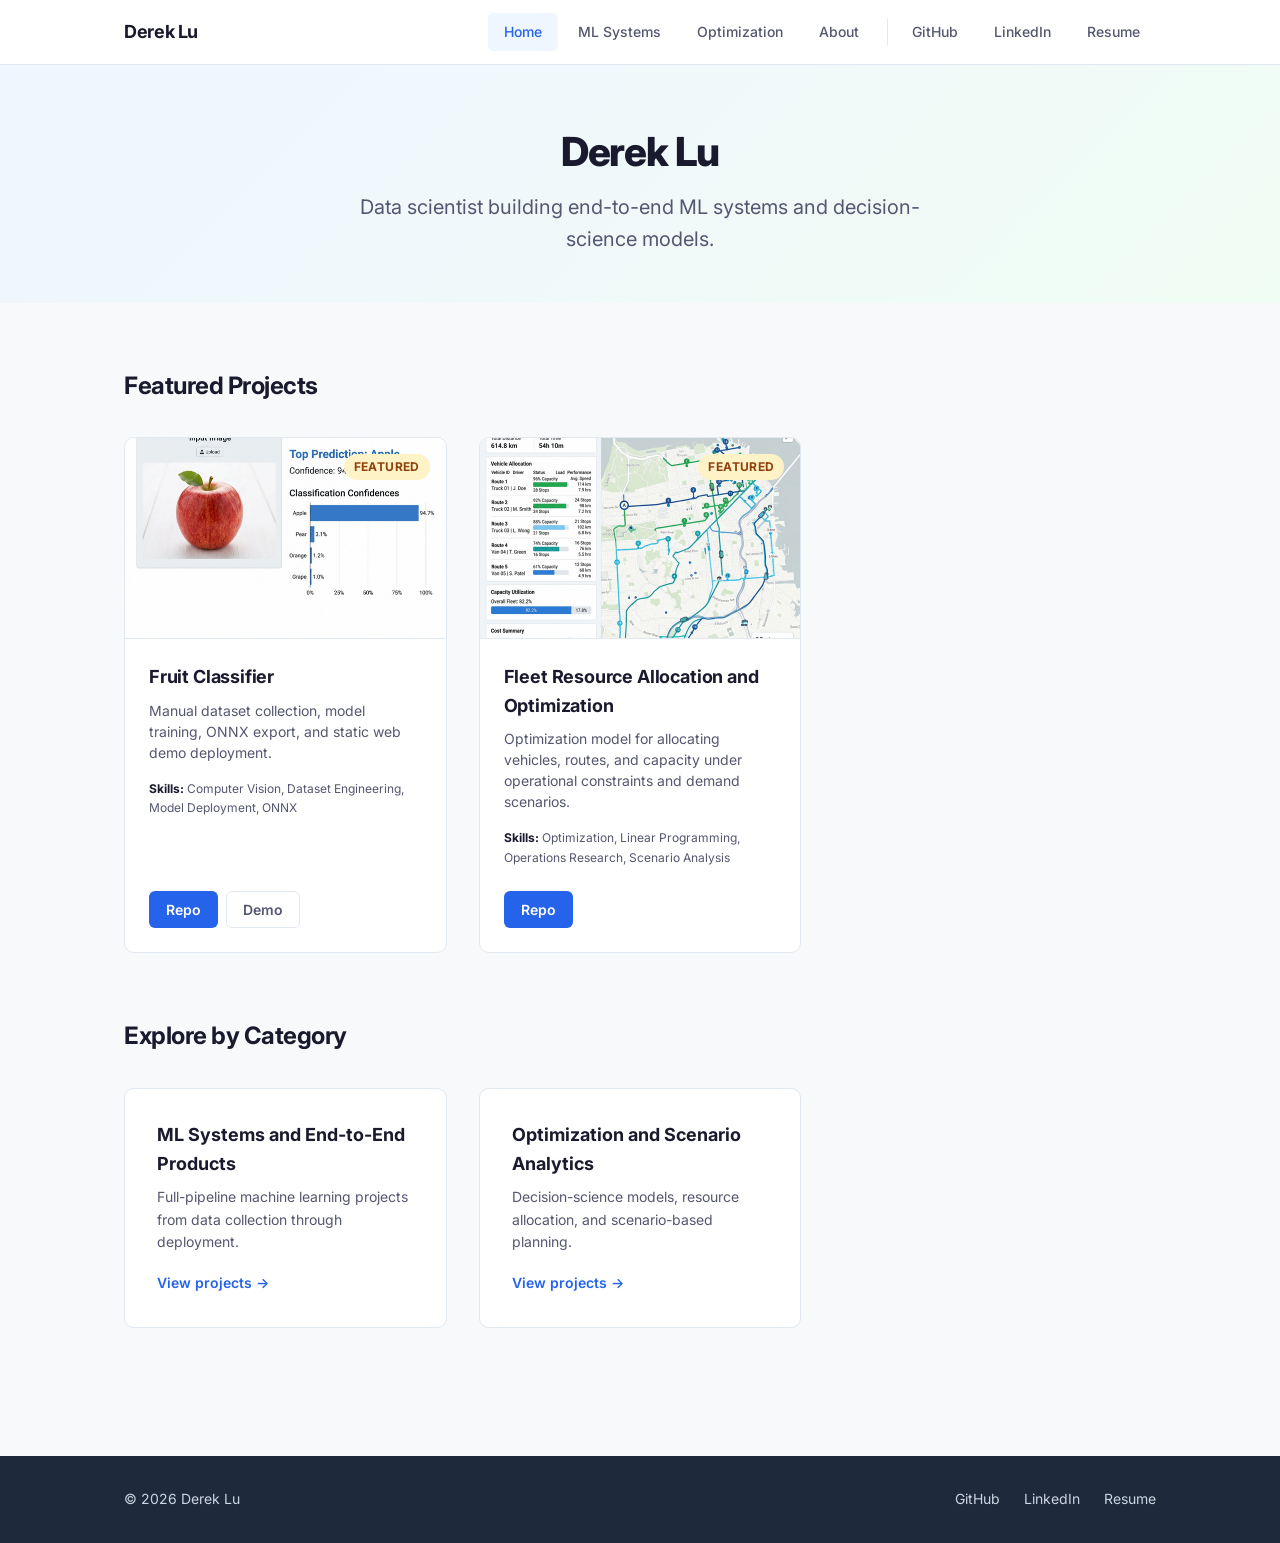
<file: index.html>
<!DOCTYPE html>
<html lang="en">
<head>
  <meta charset="UTF-8">
  <meta name="viewport" content="width=device-width, initial-scale=1.0">
  <meta name="description" content="Derek Lu - Data scientist building end-to-end ML systems and decision-science models.">
  <title>Derek Lu | ML Portfolio</title>
  <link rel="stylesheet" href="assets/css/style.css">
  <link rel="preconnect" href="https://fonts.googleapis.com">
  <link rel="preconnect" href="https://fonts.gstatic.com" crossorigin>
  <link href="https://fonts.googleapis.com/css2?family=Inter:wght@400;500;600;700;800&display=swap" rel="stylesheet">
</head>
<body>

  <!-- ===== Header Nav ===== -->
  <header class="site-header">
    <nav class="container nav-inner" aria-label="Main navigation">
      <a href="index.html" class="nav-brand">Derek Lu</a>
      <button class="nav-toggle" aria-label="Toggle navigation" onclick="document.querySelector('.nav-links').classList.toggle('open')">&#9776;</button>
      <div class="nav-links">
        <a href="index.html" aria-current="page">Home</a>
        <a href="ml-systems.html">ML Systems</a>
        <a href="optimization.html">Optimization</a>
        <a href="about.html">About</a>
        <span class="nav-external">
          <a href="https://github.com/derekklue" target="_blank" rel="noopener noreferrer">GitHub</a>
          <a href="https://www.linkedin.com/in/derekblu" target="_blank" rel="noopener noreferrer">LinkedIn</a>
          <a href="https://derekklue.github.io/live_resume_page/" target="_blank" rel="noopener noreferrer">Resume</a>
        </span>
      </div>
    </nav>
  </header>

  <main>
    <!-- ===== Hero ===== -->
    <section class="hero">
      <div class="container">
        <h1>Derek Lu</h1>
        <p>Data scientist building end-to-end ML systems and decision-science models.</p>
      </div>
    </section>

    <!-- ===== Featured Projects ===== -->
    <section class="page-section">
      <div class="container">
        <h2 class="section-title">Featured Projects</h2>

        <div class="card-grid">
          <!-- Fruit Classifier -->
          <article class="card">
            <span class="badge-featured">Featured</span>
            <img
              src="assets/images/fruit-classifier.png"
              alt="Screenshot of the Fruit Classifier web demo showing image classification results"
              class="card-image"
            >
            <div class="card-body">
              <h3 class="card-title">Fruit Classifier</h3>
              <p class="card-summary">Manual dataset collection, model training, ONNX export, and static web demo deployment.</p>
              <p class="card-skills"><strong>Skills:</strong> Computer Vision, Dataset Engineering, Model Deployment, ONNX</p>
              <div class="card-actions">
                <a href="https://github.com/derekklue/fruit-classifier-cnn" class="btn btn-primary" target="_blank" rel="noopener noreferrer">Repo</a>
                <a href="https://derekklue.github.io/fruit-classifier-cnn/" class="btn btn-outline" target="_blank" rel="noopener noreferrer">Demo</a>
              </div>
            </div>
          </article>

          <!-- Fleet Resource Allocation -->
          <article class="card">
            <span class="badge-featured">Featured</span>
            <img
              src="assets/images/fleet-optimization.png"
              alt="Screenshot of the Fleet Resource Allocation optimization dashboard"
              class="card-image"
            >
            <div class="card-body">
              <h3 class="card-title">Fleet Resource Allocation and Optimization</h3>
              <p class="card-summary">Optimization model for allocating vehicles, routes, and capacity under operational constraints and demand scenarios.</p>
              <p class="card-skills"><strong>Skills:</strong> Optimization, Linear Programming, Operations Research, Scenario Analysis</p>
              <div class="card-actions">
                <a href="https://github.com/derekklue/fleet-route-optimization" class="btn btn-primary" target="_blank" rel="noopener noreferrer">Repo</a>
              </div>
            </div>
          </article>
        </div>
      </div>
    </section>

    <!-- ===== Categories ===== -->
    <section class="page-section" style="padding-top: 0;">
      <div class="container">
        <h2 class="section-title">Explore by Category</h2>

        <div class="category-grid">
          <a href="ml-systems.html" class="category-card">
            <h3>ML Systems and End-to-End Products</h3>
            <p>Full-pipeline machine learning projects from data collection through deployment.</p>
            <span class="link-text">View projects &rarr;</span>
          </a>

          <a href="optimization.html" class="category-card">
            <h3>Optimization and Scenario Analytics</h3>
            <p>Decision-science models, resource allocation, and scenario-based planning.</p>
            <span class="link-text">View projects &rarr;</span>
          </a>
        </div>
      </div>
    </section>
  </main>

  <!-- ===== Footer ===== -->
  <footer class="site-footer">
    <div class="container footer-inner">
      <p>&copy; 2026 Derek Lu</p>
      <div class="footer-links">
        <a href="https://github.com/derekklue" target="_blank" rel="noopener noreferrer">GitHub</a>
        <a href="https://www.linkedin.com/in/derekblu" target="_blank" rel="noopener noreferrer">LinkedIn</a>
        <a href="https://derekklue.github.io/live_resume_page/" target="_blank" rel="noopener noreferrer">Resume</a>
      </div>
    </div>
  </footer>

</body>
</html>
</file>
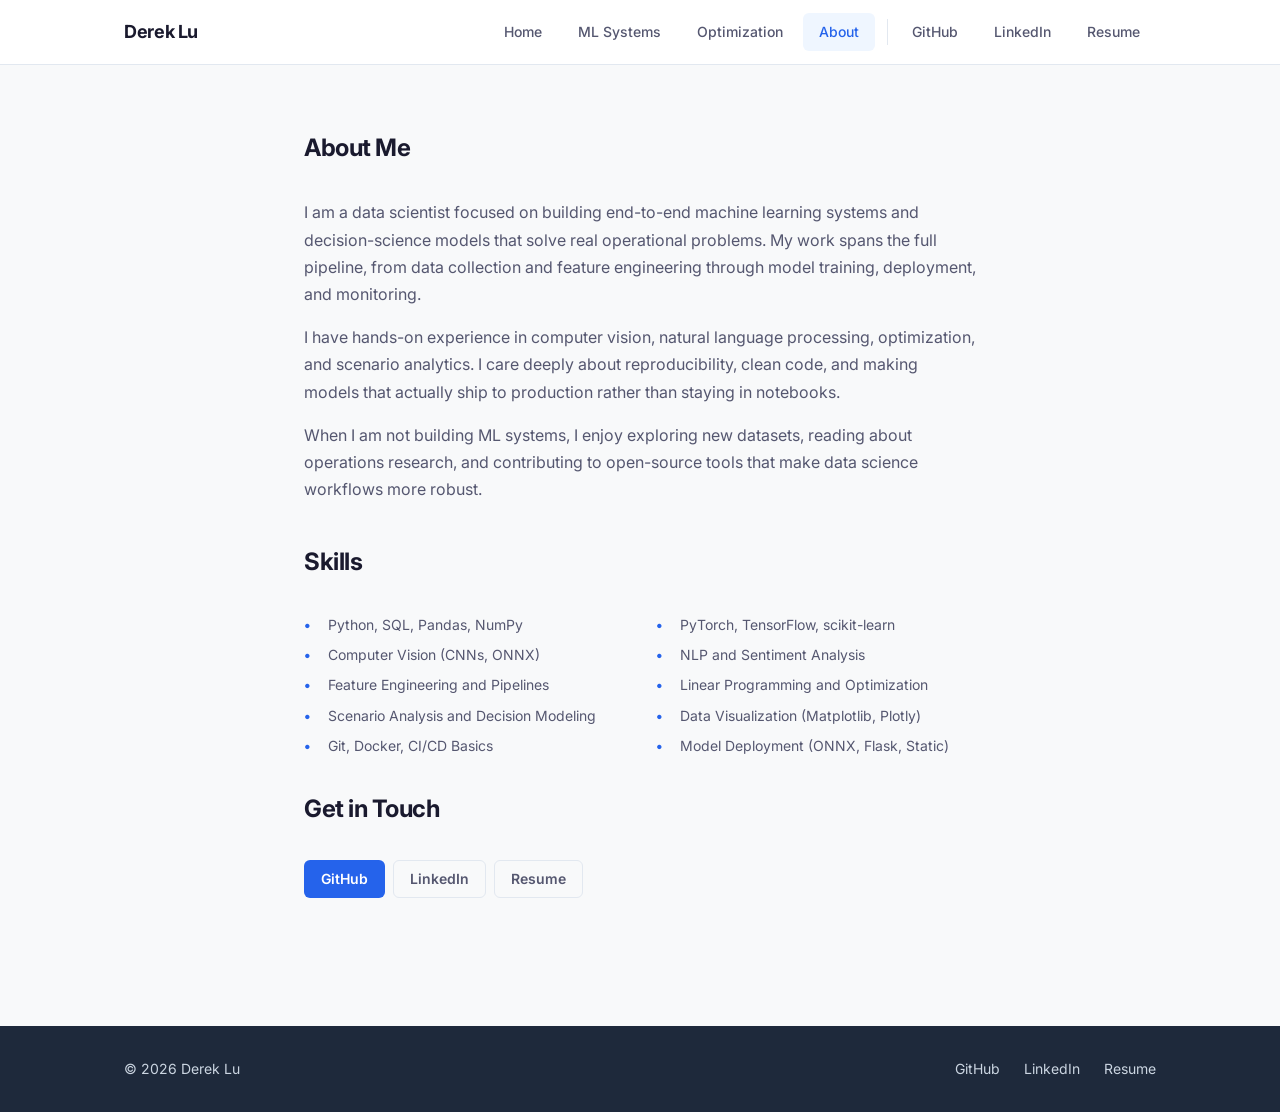
<file: about.html>
<!DOCTYPE html>
<html lang="en">

<head>
    <meta charset="UTF-8">
    <meta name="viewport" content="width=device-width, initial-scale=1.0">
    <meta name="description" content="About Derek Lu - Data scientist specializing in ML systems and optimization.">
    <title>About | Derek Lu</title>
    <link rel="stylesheet" href="assets/css/style.css">
    <link rel="preconnect" href="https://fonts.googleapis.com">
    <link rel="preconnect" href="https://fonts.gstatic.com" crossorigin>
    <link href="https://fonts.googleapis.com/css2?family=Inter:wght@400;500;600;700;800&display=swap" rel="stylesheet">
</head>

<body>

    <!-- ===== Header Nav ===== -->
    <header class="site-header">
        <nav class="container nav-inner" aria-label="Main navigation">
            <a href="index.html" class="nav-brand">Derek Lu</a>
            <button class="nav-toggle" aria-label="Toggle navigation"
                onclick="document.querySelector('.nav-links').classList.toggle('open')">&#9776;</button>
            <div class="nav-links">
                <a href="index.html">Home</a>
                <a href="ml-systems.html">ML Systems</a>
                <a href="optimization.html">Optimization</a>
                <a href="about.html" aria-current="page">About</a>
                <span class="nav-external">
                    <a href="https://github.com/derekklue" target="_blank" rel="noopener noreferrer">GitHub</a>
                    <a href="https://www.linkedin.com/in/derekblu" target="_blank"
                        rel="noopener noreferrer">LinkedIn</a>
                    <a href="https://derekklue.github.io/live_resume_page/" target="_blank"
                        rel="noopener noreferrer">Resume</a>
                </span>
            </div>
        </nav>
    </header>

    <main>
        <section class="page-section">
            <div class="container about-content">
                <h1 class="section-title">About Me</h1>

                <p>
                    I am a data scientist focused on building end-to-end machine learning systems
                    and decision-science models that solve real operational problems. My work spans
                    the full pipeline, from data collection and feature engineering through model
                    training, deployment, and monitoring.
                </p>
                <p>
                    I have hands-on experience in computer vision, natural language processing,
                    optimization, and scenario analytics. I care deeply about reproducibility,
                    clean code, and making models that actually ship to production rather than
                    staying in notebooks.
                </p>
                <p>
                    When I am not building ML systems, I enjoy exploring new datasets, reading
                    about operations research, and contributing to open-source tools that make
                    data science workflows more robust.
                </p>

                <h2 class="section-title" style="margin-top: 2.5rem;">Skills</h2>

                <ul class="skills-list">
                    <li>Python, SQL, Pandas, NumPy</li>
                    <li>PyTorch, TensorFlow, scikit-learn</li>
                    <li>Computer Vision (CNNs, ONNX)</li>
                    <li>NLP and Sentiment Analysis</li>
                    <li>Feature Engineering and Pipelines</li>
                    <li>Linear Programming and Optimization</li>
                    <li>Scenario Analysis and Decision Modeling</li>
                    <li>Data Visualization (Matplotlib, Plotly)</li>
                    <li>Git, Docker, CI/CD Basics</li>
                    <li>Model Deployment (ONNX, Flask, Static)</li>
                </ul>

                <h2 class="section-title">Get in Touch</h2>

                <div class="contact-links">
                    <a href="https://github.com/derekklue" class="btn btn-primary" target="_blank"
                        rel="noopener noreferrer">GitHub</a>
                    <a href="https://www.linkedin.com/in/derekblu" class="btn btn-outline" target="_blank"
                        rel="noopener noreferrer">LinkedIn</a>
                    <a href="https://derekklue.github.io/live_resume_page/" class="btn btn-outline" target="_blank"
                        rel="noopener noreferrer">Resume</a>
                </div>
            </div>
        </section>
    </main>

    <!-- ===== Footer ===== -->
    <footer class="site-footer">
        <div class="container footer-inner">
            <p>&copy; 2026 Derek Lu</p>
            <div class="footer-links">
                <a href="https://github.com/derekklue" target="_blank" rel="noopener noreferrer">GitHub</a>
                <a href="https://www.linkedin.com/in/derekblu" target="_blank" rel="noopener noreferrer">LinkedIn</a>
                <a href="https://derekklue.github.io/live_resume_page/" target="_blank"
                    rel="noopener noreferrer">Resume</a>
            </div>
        </div>
    </footer>

</body>

</html>
</file>
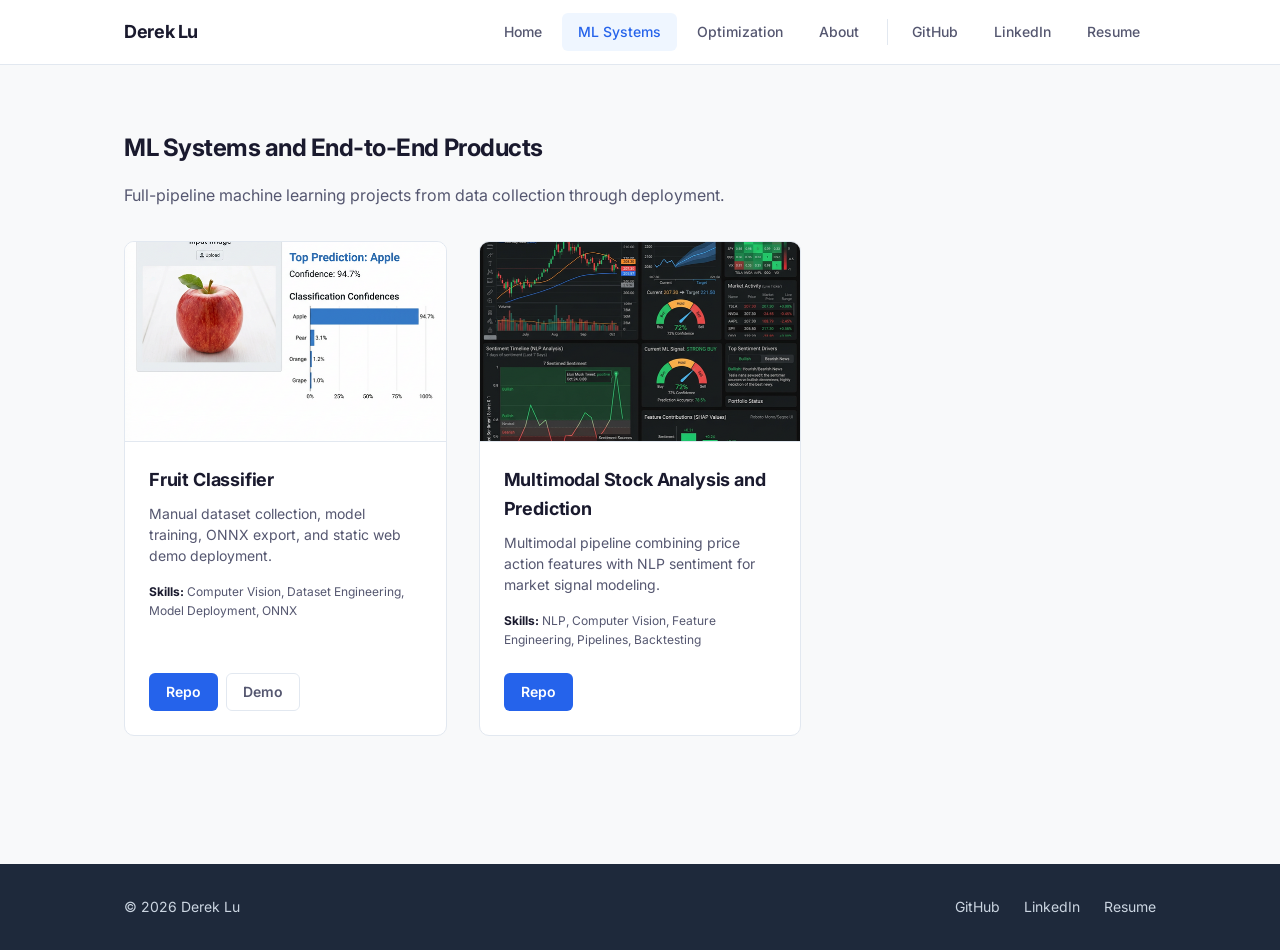
<file: ml-systems.html>
<!DOCTYPE html>
<html lang="en">

<head>
    <meta charset="UTF-8">
    <meta name="viewport" content="width=device-width, initial-scale=1.0">
    <meta name="description" content="ML Systems and End-to-End Products - Derek Lu's machine learning portfolio.">
    <title>ML Systems | Derek Lu</title>
    <link rel="stylesheet" href="assets/css/style.css">
    <link rel="preconnect" href="https://fonts.googleapis.com">
    <link rel="preconnect" href="https://fonts.gstatic.com" crossorigin>
    <link href="https://fonts.googleapis.com/css2?family=Inter:wght@400;500;600;700;800&display=swap" rel="stylesheet">
</head>

<body>

    <!-- ===== Header Nav ===== -->
    <header class="site-header">
        <nav class="container nav-inner" aria-label="Main navigation">
            <a href="index.html" class="nav-brand">Derek Lu</a>
            <button class="nav-toggle" aria-label="Toggle navigation"
                onclick="document.querySelector('.nav-links').classList.toggle('open')">&#9776;</button>
            <div class="nav-links">
                <a href="index.html">Home</a>
                <a href="ml-systems.html" aria-current="page">ML Systems</a>
                <a href="optimization.html">Optimization</a>
                <a href="about.html">About</a>
                <span class="nav-external">
                    <a href="https://github.com/derekklue" target="_blank" rel="noopener noreferrer">GitHub</a>
                    <a href="https://www.linkedin.com/in/derekblu" target="_blank"
                        rel="noopener noreferrer">LinkedIn</a>
                    <a href="https://derekklue.github.io/live_resume_page/" target="_blank"
                        rel="noopener noreferrer">Resume</a>
                </span>
            </div>
        </nav>
    </header>

    <main>
        <section class="page-section">
            <div class="container">
                <h1 class="section-title">ML Systems and End-to-End Products</h1>
                <p class="section-subtitle">Full-pipeline machine learning projects from data collection through
                    deployment.</p>

                <div class="card-grid">
                    <!-- Fruit Classifier -->
                    <article class="card">
                        <img src="assets/images/fruit-classifier.png"
                            alt="Screenshot of the Fruit Classifier web demo showing image classification results"
                            class="card-image">
                        <div class="card-body">
                            <h2 class="card-title">Fruit Classifier</h2>
                            <p class="card-summary">Manual dataset collection, model training, ONNX export, and static
                                web demo deployment.</p>
                            <p class="card-skills"><strong>Skills:</strong> Computer Vision, Dataset Engineering, Model
                                Deployment, ONNX</p>
                            <div class="card-actions">
                                <a href="https://github.com/derekklue/fruit-classifier-cnn" class="btn btn-primary"
                                    target="_blank" rel="noopener noreferrer">Repo</a>
                                <a href="https://derekklue.github.io/fruit-classifier-cnn/" class="btn btn-outline"
                                    target="_blank" rel="noopener noreferrer">Demo</a>
                            </div>
                        </div>
                    </article>

                    <!-- Multimodal Stock Analysis -->
                    <article class="card">
                        <img src="assets/images/stock-multimodal.png"
                            alt="Screenshot of the Multimodal Stock Analysis pipeline showing combined NLP and price action features"
                            class="card-image">
                        <div class="card-body">
                            <h2 class="card-title">Multimodal Stock Analysis and Prediction</h2>
                            <p class="card-summary">Multimodal pipeline combining price action features with NLP
                                sentiment for market signal modeling.</p>
                            <p class="card-skills"><strong>Skills:</strong> NLP, Computer Vision, Feature Engineering,
                                Pipelines, Backtesting</p>
                            <div class="card-actions">
                                <a href="https://github.com/derekklue/multimodal-stock-analysis-prediction"
                                    class="btn btn-primary" target="_blank" rel="noopener noreferrer">Repo</a>
                            </div>
                        </div>
                    </article>
                </div>
            </div>
        </section>
    </main>

    <!-- ===== Footer ===== -->
    <footer class="site-footer">
        <div class="container footer-inner">
            <p>&copy; 2026 Derek Lu</p>
            <div class="footer-links">
                <a href="https://github.com/derekklue" target="_blank" rel="noopener noreferrer">GitHub</a>
                <a href="https://www.linkedin.com/in/derekblu" target="_blank" rel="noopener noreferrer">LinkedIn</a>
                <a href="https://derekklue.github.io/live_resume_page/" target="_blank"
                    rel="noopener noreferrer">Resume</a>
            </div>
        </div>
    </footer>

</body>

</html>
</file>
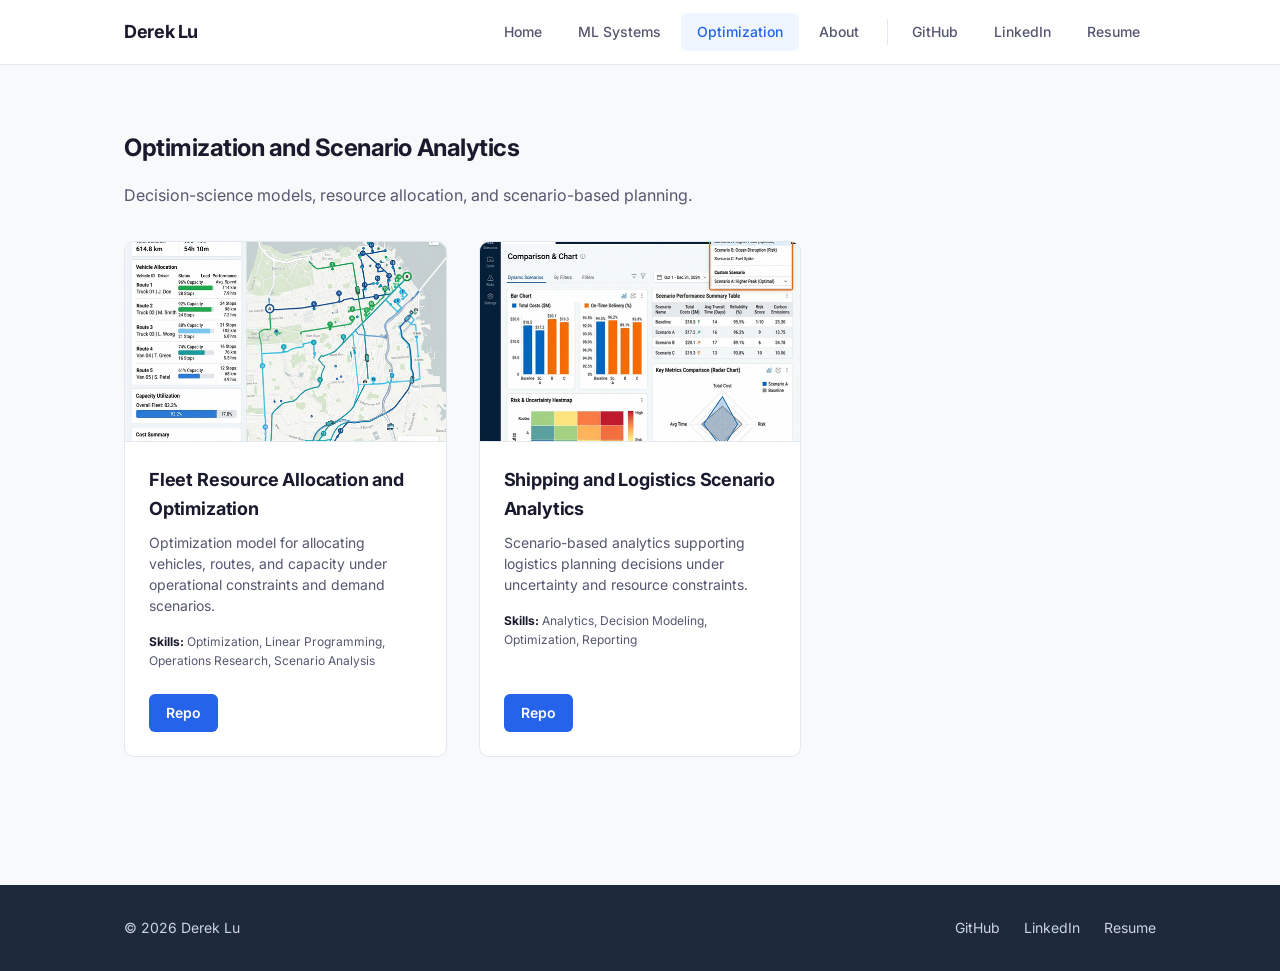
<file: optimization.html>
<!DOCTYPE html>
<html lang="en">

<head>
    <meta charset="UTF-8">
    <meta name="viewport" content="width=device-width, initial-scale=1.0">
    <meta name="description" content="Optimization and Scenario Analytics - Derek Lu's decision-science portfolio.">
    <title>Optimization | Derek Lu</title>
    <link rel="stylesheet" href="assets/css/style.css">
    <link rel="preconnect" href="https://fonts.googleapis.com">
    <link rel="preconnect" href="https://fonts.gstatic.com" crossorigin>
    <link href="https://fonts.googleapis.com/css2?family=Inter:wght@400;500;600;700;800&display=swap" rel="stylesheet">
</head>

<body>

    <!-- ===== Header Nav ===== -->
    <header class="site-header">
        <nav class="container nav-inner" aria-label="Main navigation">
            <a href="index.html" class="nav-brand">Derek Lu</a>
            <button class="nav-toggle" aria-label="Toggle navigation"
                onclick="document.querySelector('.nav-links').classList.toggle('open')">&#9776;</button>
            <div class="nav-links">
                <a href="index.html">Home</a>
                <a href="ml-systems.html">ML Systems</a>
                <a href="optimization.html" aria-current="page">Optimization</a>
                <a href="about.html">About</a>
                <span class="nav-external">
                    <a href="https://github.com/derekklue" target="_blank" rel="noopener noreferrer">GitHub</a>
                    <a href="https://www.linkedin.com/in/derekblu" target="_blank"
                        rel="noopener noreferrer">LinkedIn</a>
                    <a href="https://derekklue.github.io/live_resume_page/" target="_blank"
                        rel="noopener noreferrer">Resume</a>
                </span>
            </div>
        </nav>
    </header>

    <main>
        <section class="page-section">
            <div class="container">
                <h1 class="section-title">Optimization and Scenario Analytics</h1>
                <p class="section-subtitle">Decision-science models, resource allocation, and scenario-based planning.
                </p>

                <div class="card-grid">
                    <!-- Fleet Resource Allocation -->
                    <article class="card">
                        <img src="assets/images/fleet-optimization.png"
                            alt="Screenshot of the Fleet Resource Allocation optimization dashboard" class="card-image">
                        <div class="card-body">
                            <h2 class="card-title">Fleet Resource Allocation and Optimization</h2>
                            <p class="card-summary">Optimization model for allocating vehicles, routes, and capacity
                                under operational constraints and demand scenarios.</p>
                            <p class="card-skills"><strong>Skills:</strong> Optimization, Linear Programming, Operations
                                Research, Scenario Analysis</p>
                            <div class="card-actions">
                                <a href="https://github.com/derekklue/fleet-route-optimization" class="btn btn-primary"
                                    target="_blank" rel="noopener noreferrer">Repo</a>
                            </div>
                        </div>
                    </article>

                    <!-- Shipping and Logistics Scenario Analytics -->
                    <article class="card">
                        <img src="assets/images/shipping-scenario.png"
                            alt="Screenshot of the Shipping and Logistics Scenario Analytics reporting dashboard"
                            class="card-image">
                        <div class="card-body">
                            <h2 class="card-title">Shipping and Logistics Scenario Analytics</h2>
                            <p class="card-summary">Scenario-based analytics supporting logistics planning decisions
                                under uncertainty and resource constraints.</p>
                            <p class="card-skills"><strong>Skills:</strong> Analytics, Decision Modeling, Optimization,
                                Reporting</p>
                            <div class="card-actions">
                                <a href="https://github.com/derekklue/fleet-anomaly-detection" class="btn btn-primary"
                                    target="_blank" rel="noopener noreferrer">Repo</a>
                            </div>
                        </div>
                    </article>
                </div>
            </div>
        </section>
    </main>

    <!-- ===== Footer ===== -->
    <footer class="site-footer">
        <div class="container footer-inner">
            <p>&copy; 2026 Derek Lu</p>
            <div class="footer-links">
                <a href="https://github.com/derekklue" target="_blank" rel="noopener noreferrer">GitHub</a>
                <a href="https://www.linkedin.com/in/derekblu" target="_blank" rel="noopener noreferrer">LinkedIn</a>
                <a href="https://derekklue.github.io/live_resume_page/" target="_blank"
                    rel="noopener noreferrer">Resume</a>
            </div>
        </div>
    </footer>

</body>

</html>
</file>
<file: assets/css/style.css>
/* ===== CSS Variables ===== */
:root {
  --color-bg: #f8f9fa;
  --color-surface: #ffffff;
  --color-text: #1a1a2e;
  --color-text-secondary: #555770;
  --color-primary: #2563eb;
  --color-primary-hover: #1d4ed8;
  --color-accent: #10b981;
  --color-accent-hover: #059669;
  --color-border: #e2e8f0;
  --color-border-hover: #cbd5e1;
  --color-badge-bg: #fef3c7;
  --color-badge-text: #92400e;
  --color-nav-bg: #ffffff;
  --color-footer-bg: #1e293b;
  --color-footer-text: #cbd5e1;
  --color-hero-gradient-start: #eff6ff;
  --color-hero-gradient-end: #f0fdf4;

  --font-family: "Inter", "Segoe UI", system-ui, -apple-system, sans-serif;
  --font-size-xs: 0.75rem;
  --font-size-sm: 0.875rem;
  --font-size-base: 1rem;
  --font-size-lg: 1.125rem;
  --font-size-xl: 1.25rem;
  --font-size-2xl: 1.5rem;
  --font-size-3xl: 2rem;
  --font-size-4xl: 2.5rem;

  --spacing-xs: 0.25rem;
  --spacing-sm: 0.5rem;
  --spacing-md: 1rem;
  --spacing-lg: 1.5rem;
  --spacing-xl: 2rem;
  --spacing-2xl: 3rem;
  --spacing-3xl: 4rem;

  --radius-sm: 6px;
  --radius-md: 10px;
  --radius-lg: 16px;

  --shadow-sm: 0 1px 3px rgba(0, 0, 0, 0.06);
  --shadow-md: 0 4px 12px rgba(0, 0, 0, 0.08);
  --shadow-lg: 0 8px 24px rgba(0, 0, 0, 0.1);

  --max-width: 1080px;
  --transition: 0.2s ease;
}

/* ===== Reset & Base ===== */
*,
*::before,
*::after {
  box-sizing: border-box;
  margin: 0;
  padding: 0;
}

html {
  scroll-behavior: smooth;
}

body {
  font-family: var(--font-family);
  font-size: var(--font-size-base);
  line-height: 1.6;
  color: var(--color-text);
  background-color: var(--color-bg);
  -webkit-font-smoothing: antialiased;
}

img {
  max-width: 100%;
  height: auto;
  display: block;
}

a {
  color: var(--color-primary);
  text-decoration: none;
  transition: color var(--transition);
}

a:hover,
a:focus {
  color: var(--color-primary-hover);
}

ul {
  list-style: none;
}

/* ===== Layout ===== */
.container {
  width: 100%;
  max-width: var(--max-width);
  margin: 0 auto;
  padding: 0 var(--spacing-lg);
}

.page-section {
  padding: var(--spacing-3xl) 0;
}

/* ===== Navigation ===== */
.site-header {
  background: var(--color-nav-bg);
  border-bottom: 1px solid var(--color-border);
  position: sticky;
  top: 0;
  z-index: 100;
}

.nav-inner {
  display: flex;
  align-items: center;
  justify-content: space-between;
  height: 64px;
}

.nav-brand {
  font-size: var(--font-size-lg);
  font-weight: 700;
  color: var(--color-text);
  letter-spacing: -0.02em;
}

.nav-brand:hover {
  color: var(--color-primary);
}

.nav-links {
  display: flex;
  align-items: center;
  gap: var(--spacing-xs);
}

.nav-links a {
  padding: var(--spacing-sm) var(--spacing-md);
  border-radius: var(--radius-sm);
  font-size: var(--font-size-sm);
  font-weight: 500;
  color: var(--color-text-secondary);
  transition: background var(--transition), color var(--transition);
}

.nav-links a:hover,
.nav-links a:focus {
  background: var(--color-bg);
  color: var(--color-primary);
}

.nav-links a[aria-current="page"] {
  color: var(--color-primary);
  background: #eff6ff;
}

.nav-external {
  border-left: 1px solid var(--color-border);
  margin-left: var(--spacing-sm);
  padding-left: var(--spacing-sm);
}

/* Mobile nav toggle */
.nav-toggle {
  display: none;
  background: none;
  border: 1px solid var(--color-border);
  border-radius: var(--radius-sm);
  padding: var(--spacing-sm);
  cursor: pointer;
  color: var(--color-text);
  font-size: var(--font-size-lg);
  line-height: 1;
}

/* ===== Hero Section ===== */
.hero {
  background: linear-gradient(
    135deg,
    var(--color-hero-gradient-start),
    var(--color-hero-gradient-end)
  );
  text-align: center;
  padding: var(--spacing-3xl) 0 var(--spacing-2xl);
}

.hero h1 {
  font-size: var(--font-size-4xl);
  font-weight: 800;
  letter-spacing: -0.03em;
  line-height: 1.15;
  margin-bottom: var(--spacing-md);
}

.hero p {
  font-size: var(--font-size-xl);
  color: var(--color-text-secondary);
  max-width: 600px;
  margin: 0 auto;
}

/* ===== Section Headers ===== */
.section-title {
  font-size: var(--font-size-2xl);
  font-weight: 700;
  margin-bottom: var(--spacing-xl);
  letter-spacing: -0.02em;
}

.section-subtitle {
  font-size: var(--font-size-base);
  color: var(--color-text-secondary);
  margin-top: calc(-1 * var(--spacing-md));
  margin-bottom: var(--spacing-xl);
}

/* ===== Project Cards ===== */
.card-grid {
  display: grid;
  grid-template-columns: repeat(auto-fill, minmax(320px, 1fr));
  gap: var(--spacing-xl);
}

.card {
  background: var(--color-surface);
  border: 1px solid var(--color-border);
  border-radius: var(--radius-md);
  overflow: hidden;
  transition: box-shadow var(--transition), border-color var(--transition),
    transform var(--transition);
  display: flex;
  flex-direction: column;
  position: relative;
}

.card:hover {
  box-shadow: var(--shadow-md);
  border-color: var(--color-border-hover);
  transform: translateY(-2px);
}

.card-image {
  width: 100%;
  aspect-ratio: 16 / 10;
  object-fit: cover;
  background: var(--color-bg);
  border-bottom: 1px solid var(--color-border);
}

.card-body {
  padding: var(--spacing-lg);
  display: flex;
  flex-direction: column;
  flex: 1;
}

.card-title {
  font-size: var(--font-size-lg);
  font-weight: 700;
  margin-bottom: var(--spacing-sm);
  letter-spacing: -0.01em;
}

.card-summary {
  font-size: var(--font-size-sm);
  color: var(--color-text-secondary);
  margin-bottom: var(--spacing-md);
  line-height: 1.5;
}

.card-skills {
  font-size: var(--font-size-xs);
  color: var(--color-text-secondary);
  margin-bottom: var(--spacing-lg);
  line-height: 1.6;
}

.card-skills strong {
  color: var(--color-text);
}

.card-actions {
  display: flex;
  flex-wrap: wrap;
  gap: var(--spacing-sm);
  margin-top: auto;
}

/* ===== Featured Badge ===== */
.badge-featured {
  position: absolute;
  top: var(--spacing-md);
  right: var(--spacing-md);
  background: var(--color-badge-bg);
  color: var(--color-badge-text);
  font-size: var(--font-size-xs);
  font-weight: 700;
  padding: 3px 10px;
  border-radius: 999px;
  letter-spacing: 0.03em;
  text-transform: uppercase;
  z-index: 2;
}

/* ===== Buttons ===== */
.btn {
  display: inline-flex;
  align-items: center;
  gap: var(--spacing-xs);
  padding: 8px 16px;
  font-size: var(--font-size-sm);
  font-weight: 600;
  border-radius: var(--radius-sm);
  border: 1px solid transparent;
  cursor: pointer;
  transition: background var(--transition), color var(--transition),
    border-color var(--transition);
  text-decoration: none;
  line-height: 1.4;
}

.btn-primary {
  background: var(--color-primary);
  color: #ffffff;
}

.btn-primary:hover,
.btn-primary:focus {
  background: var(--color-primary-hover);
  color: #ffffff;
}

.btn-outline {
  background: transparent;
  color: var(--color-text-secondary);
  border-color: var(--color-border);
}

.btn-outline:hover,
.btn-outline:focus {
  border-color: var(--color-primary);
  color: var(--color-primary);
}

/* ===== Category Cards (index) ===== */
.category-grid {
  display: grid;
  grid-template-columns: repeat(auto-fill, minmax(280px, 1fr));
  gap: var(--spacing-xl);
}

.category-card {
  display: block;
  background: var(--color-surface);
  border: 1px solid var(--color-border);
  border-radius: var(--radius-md);
  padding: var(--spacing-xl);
  text-decoration: none;
  transition: box-shadow var(--transition), border-color var(--transition),
    transform var(--transition);
}

.category-card:hover {
  box-shadow: var(--shadow-md);
  border-color: var(--color-primary);
  transform: translateY(-2px);
}

.category-card h3 {
  font-size: var(--font-size-lg);
  font-weight: 700;
  color: var(--color-text);
  margin-bottom: var(--spacing-sm);
}

.category-card p {
  font-size: var(--font-size-sm);
  color: var(--color-text-secondary);
  margin-bottom: var(--spacing-md);
}

.category-card .link-text {
  font-size: var(--font-size-sm);
  font-weight: 600;
  color: var(--color-primary);
}

/* ===== About Page ===== */
.about-content {
  max-width: 720px;
}

.about-content p {
  font-size: var(--font-size-base);
  color: var(--color-text-secondary);
  margin-bottom: var(--spacing-md);
  line-height: 1.7;
}

.skills-list {
  display: grid;
  grid-template-columns: repeat(auto-fill, minmax(220px, 1fr));
  gap: var(--spacing-sm) var(--spacing-xl);
  margin-bottom: var(--spacing-xl);
}

.skills-list li {
  font-size: var(--font-size-sm);
  color: var(--color-text-secondary);
  padding-left: var(--spacing-lg);
  position: relative;
}

.skills-list li::before {
  content: "\2022";
  position: absolute;
  left: 0;
  color: var(--color-primary);
  font-weight: 700;
}

.contact-links {
  display: flex;
  flex-wrap: wrap;
  gap: var(--spacing-sm);
}

/* ===== Footer ===== */
.site-footer {
  background: var(--color-footer-bg);
  color: var(--color-footer-text);
  padding: var(--spacing-xl) 0;
  margin-top: var(--spacing-3xl);
}

.footer-inner {
  display: flex;
  align-items: center;
  justify-content: space-between;
  flex-wrap: wrap;
  gap: var(--spacing-md);
}

.footer-inner p {
  font-size: var(--font-size-sm);
}

.footer-links {
  display: flex;
  gap: var(--spacing-lg);
}

.footer-links a {
  color: var(--color-footer-text);
  font-size: var(--font-size-sm);
  transition: color var(--transition);
}

.footer-links a:hover,
.footer-links a:focus {
  color: #ffffff;
}

/* ===== Responsive ===== */
@media (max-width: 768px) {
  .nav-toggle {
    display: block;
  }

  .nav-links {
    display: none;
    flex-direction: column;
    position: absolute;
    top: 64px;
    left: 0;
    right: 0;
    background: var(--color-nav-bg);
    border-bottom: 1px solid var(--color-border);
    padding: var(--spacing-md);
    box-shadow: var(--shadow-md);
  }

  .nav-links.open {
    display: flex;
  }

  .nav-links a {
    width: 100%;
    padding: var(--spacing-md);
  }

  .nav-external {
    border-left: none;
    border-top: 1px solid var(--color-border);
    margin-left: 0;
    padding-left: 0;
    margin-top: var(--spacing-sm);
    padding-top: var(--spacing-sm);
  }

  .hero h1 {
    font-size: var(--font-size-3xl);
  }

  .hero p {
    font-size: var(--font-size-lg);
  }

  .card-grid {
    grid-template-columns: 1fr;
  }

  .category-grid {
    grid-template-columns: 1fr;
  }

  .footer-inner {
    flex-direction: column;
    text-align: center;
  }
}

@media (max-width: 480px) {
  .hero h1 {
    font-size: var(--font-size-2xl);
  }

  .card-body {
    padding: var(--spacing-md);
  }
}
</file>
